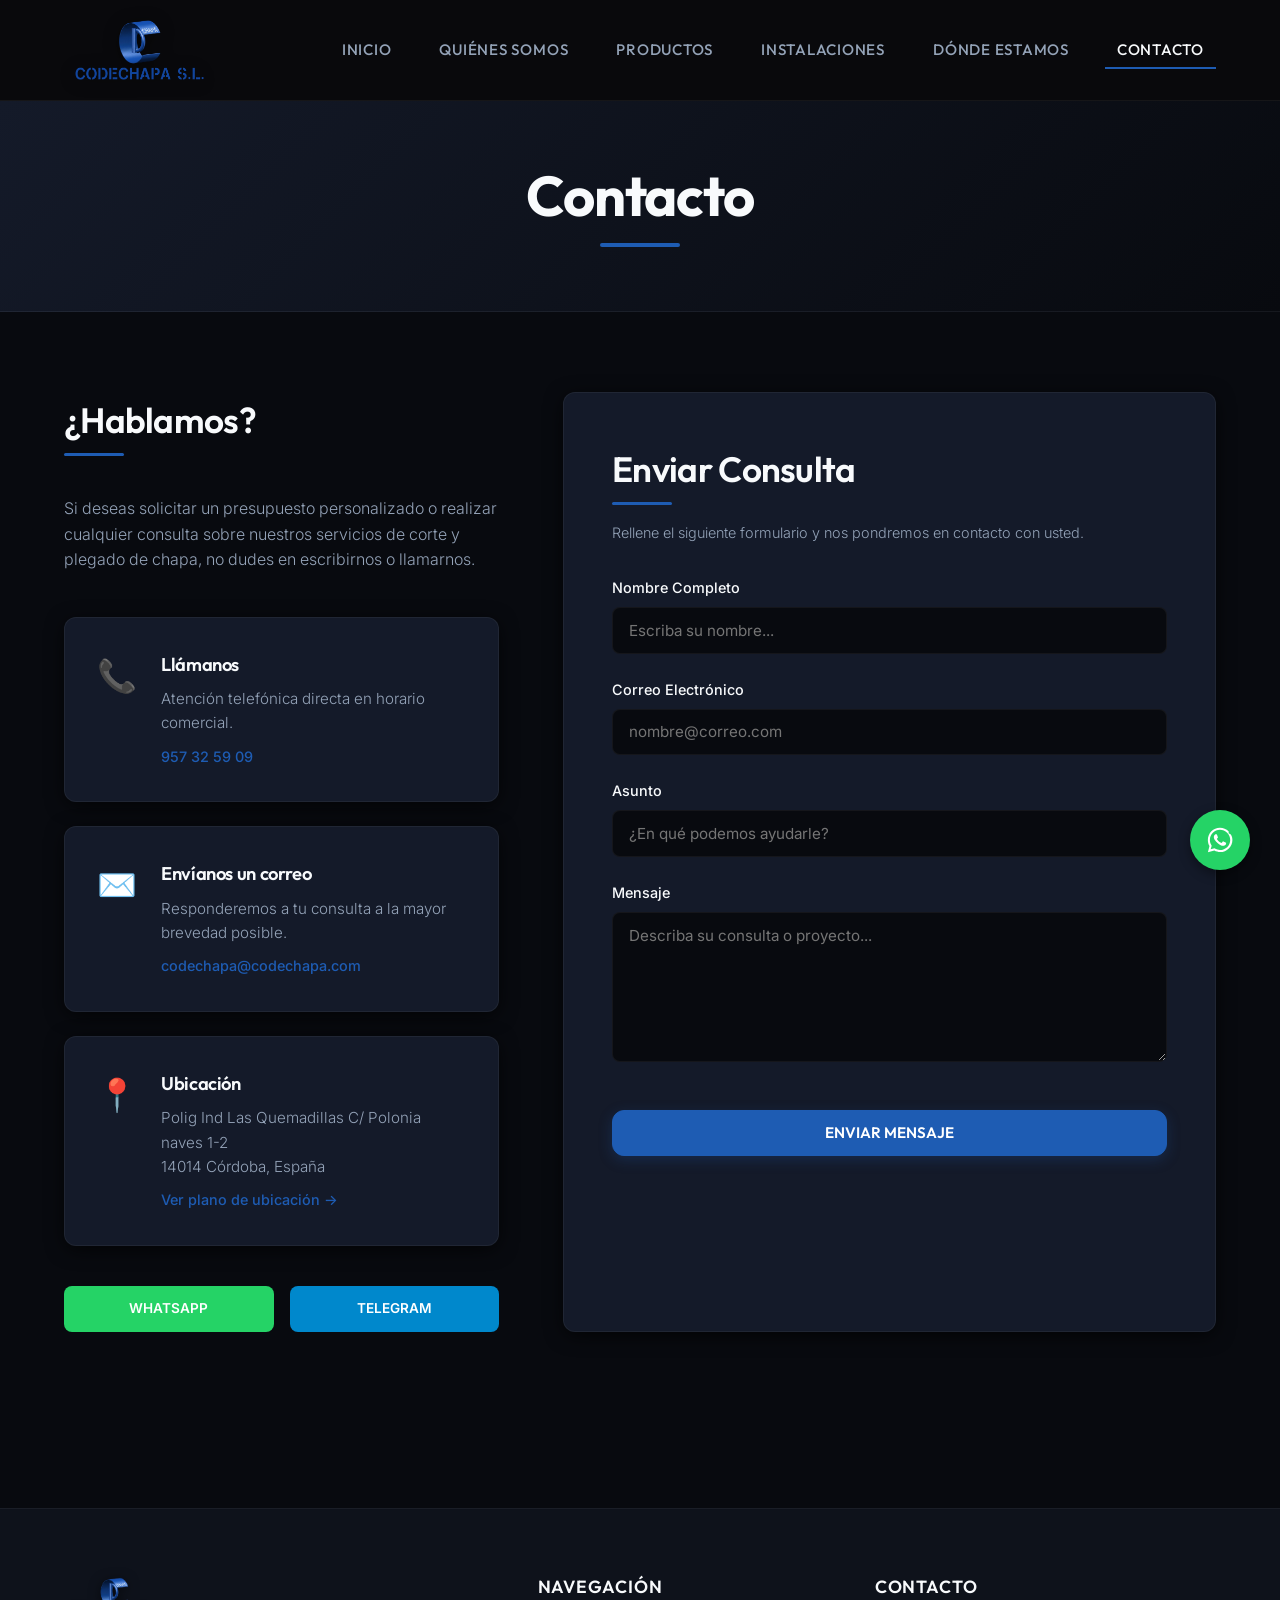
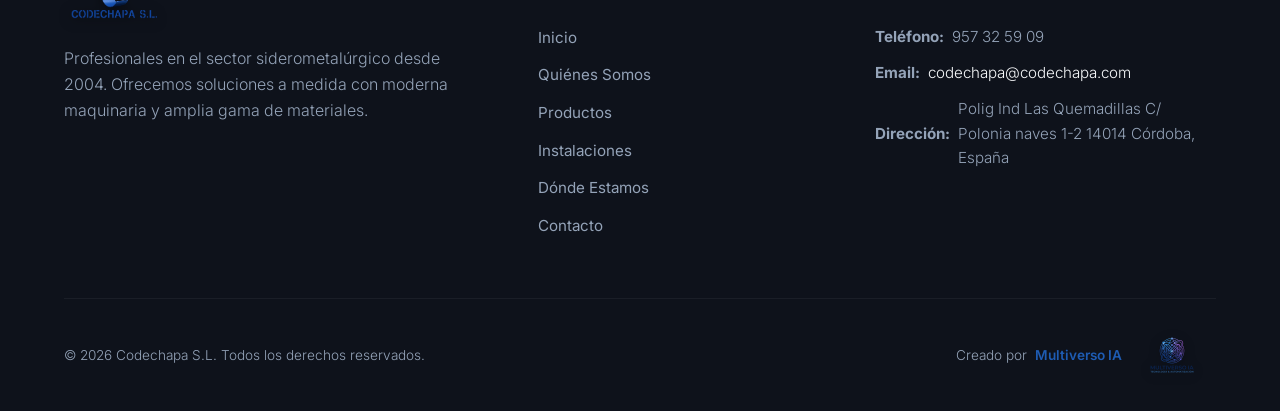
<file: Contacto.html>
<!DOCTYPE html>
<html lang="es">
<head>
    <meta charset="UTF-8">
    <meta name="viewport" content="width=device-width, initial-scale=1.0">
    <title>Contacto - Codechapa S.L.</title>
    <link rel="stylesheet" href="assets/s.css">
</head>
<body>

    <!-- Cabecera -->
    <header class="site-header">
        <div class="header-container">
            <a href="index.html" class="logo-link">
                <img class="logo-img-banner" src="images/logomejorado_transparent.png" alt="Codechapa S.L. Logo">
            </a>
            <button class="nav-toggle" aria-label="Toggle navigation">
                <span></span>
                <span></span>
                <span></span>
            </button>
            <ul class="nav-menu">
                <li><a href="index.html" class="nav-link">Inicio</a></li>
                <li><a href="quienes%20somos.html" class="nav-link">Quiénes Somos</a></li>
                <li><a href="Productos.html" class="nav-link">Productos</a></li>
                <li><a href="Instalaciones.html" class="nav-link">Instalaciones</a></li>
                <li><a href="Donde%20estamos.html" class="nav-link">Dónde Estamos</a></li>
                <li><a href="Contacto.html" class="nav-link active">Contacto</a></li>
            </ul>
        </div>
    </header>

    <!-- Banner de Página -->
    <section class="page-header">
        <div class="container">
            <h1>Contacto</h1>
        </div>
    </section>

    <!-- Formulario e información -->
    <section class="content-section">
        <div class="container contact-grid">
            
            <!-- Info Cards -->
            <div class="contact-info-cards">
                <h2>¿Hablamos?</h2>
                <p>Si deseas solicitar un presupuesto personalizado o realizar cualquier consulta sobre nuestros servicios de corte y plegado de chapa, no dudes en escribirnos o llamarnos.</p>
                
                <div class="contact-card">
                    <div class="contact-icon">📞</div>
                    <div class="contact-details">
                        <h3>Llámanos</h3>
                        <p>Atención telefónica directa en horario comercial.</p>
                        <a href="tel:+34957325909" class="contact-link">957 32 59 09</a>
                    </div>
                </div>

                <div class="contact-card">
                    <div class="contact-icon">✉️</div>
                    <div class="contact-details">
                        <h3>Envíanos un correo</h3>
                        <p>Responderemos a tu consulta a la mayor brevedad posible.</p>
                        <a href="mailto:codechapa@codechapa.com?subject=Correo%20desde%20la%20web%20Codechapa" class="contact-link">codechapa@codechapa.com</a>
                    </div>
                </div>

                <div class="contact-card">
                    <div class="contact-icon">📍</div>
                    <div class="contact-details">
                        <h3>Ubicación</h3>
                        <p>Polig Ind Las Quemadillas C/ Polonia naves 1-2<br>14014 Córdoba, España</p>
                        <a href="Donde%20estamos.html" class="contact-link">Ver plano de ubicación &rarr;</a>
                    </div>
                </div>

                <div class="social-buttons">
                    <a href="https://wa.me/34957325909" class="social-btn whatsapp-btn" target="_blank">
                        <span>WhatsApp</span>
                    </a>
                    <a href="https://t.me/codechapa" class="social-btn telegram-btn" target="_blank">
                        <span>Telegram</span>
                    </a>
                </div>
            </div>

            <!-- Form Wrapper -->
            <div class="contact-form-wrapper">
                <h2>Enviar Consulta</h2>
                <p style="font-size: 0.9rem; color: var(--text-secondary); margin-bottom: 2rem;">Rellene el siguiente formulario y nos pondremos en contacto con usted.</p>
                
                <form id="contactForm">
                    <!-- Anti-spam Honeypot -->
                    <input type="text" name="_honey" style="display:none">
                    
                    <!-- Subject customization -->
                    <input type="hidden" name="_subject" value="Nuevo mensaje desde la Web de Codechapa">
                    <div class="form-group">
                        <label for="name">Nombre Completo</label>
                        <input type="text" id="name" class="form-control" placeholder="Escriba su nombre..." required>
                    </div>
                    <div class="form-group">
                        <label for="email">Correo Electrónico</label>
                        <input type="email" id="email" class="form-control" placeholder="nombre@correo.com" required>
                    </div>
                    <div class="form-group">
                        <label for="subject">Asunto</label>
                        <input type="text" id="subject" class="form-control" placeholder="¿En qué podemos ayudarle?" required>
                    </div>
                    <div class="form-group">
                        <label for="message">Mensaje</label>
                        <textarea id="message" class="form-control" placeholder="Describa su consulta o proyecto..." required></textarea>
                    </div>
                    
                    <button type="submit" class="btn btn-primary" style="width: 100%; margin-top: 1rem;">Enviar Mensaje</button>
                    
                    <div id="formStatus" class="form-status"></div>
                </form>
            </div>
            
        </div>
    </section>

    <!-- Pie de página -->
    <footer class="site-footer">
        <div class="container">
            <div class="footer-grid">
                <div class="footer-col">
                    <img src="images/logomejorado_transparent.png" alt="Codechapa S.L." style="height: 50px; margin-bottom: 1rem; filter: drop-shadow(0 2px 6px rgba(0,0,0,0.5));">
                    <p>Profesionales en el sector siderometalúrgico desde 2004. Ofrecemos soluciones a medida con moderna maquinaria y amplia gama de materiales.</p>
                </div>
                <div class="footer-col">
                    <h4>Navegación</h4>
                    <ul class="footer-links">
                        <li><a href="index.html">Inicio</a></li>
                        <li><a href="quienes%20somos.html">Quiénes Somos</a></li>
                        <li><a href="Productos.html">Productos</a></li>
                        <li><a href="Instalaciones.html">Instalaciones</a></li>
                        <li><a href="Donde%20estamos.html">Dónde Estamos</a></li>
                        <li><a href="Contacto.html">Contacto</a></li>
                    </ul>
                </div>
                <div class="footer-col">
                    <h4>Contacto</h4>
                    <div class="footer-contact-info">
                        <p><strong>Teléfono:</strong> 957 32 59 09</p>
                        <p><strong>Email:</strong> <a href="mailto:codechapa@codechapa.com">codechapa@codechapa.com</a></p>
                        <p><strong>Dirección:</strong> Polig Ind Las Quemadillas C/ Polonia naves 1-2 14014 Córdoba, España</p>
                    </div>
                </div>
            </div>
            <div class="footer-bottom">
                <p>&copy; 2026 Codechapa S.L. Todos los derechos reservados.</p>
                                <p style="display: flex; align-items: center; gap: 0.5rem; justify-content: center; flex-wrap: wrap;">
                    Creado por 
                    <a href="https://www.multiversoia.com" target="_blank" rel="noopener noreferrer" style="color: var(--accent); font-weight: 600; display: inline-flex; align-items: center; gap: 0.35rem; text-decoration: none; transition: var(--transition);">
                        Multiverso IA
                        <img src="images/multiverso_logo.png" alt="Multiverso IA" style="height: 48px; width: auto; vertical-align: middle; filter: drop-shadow(0 2px 6px rgba(0,0,0,0.4));">
                    </a>
                </p>
            </div>
        </div>
    </footer>

    <!-- Scripts comunes -->
    <script>
        const navToggle = document.querySelector('.nav-toggle');
        const navMenu = document.querySelector('.nav-menu');
        if (navToggle && navMenu) {
            navToggle.addEventListener('click', () => {
                navToggle.classList.toggle('active');
                navMenu.classList.toggle('active');
            });
        }

        // Integración con FormSubmit vía AJAX
        const contactForm = document.getElementById('contactForm');
        const formStatus = document.getElementById('formStatus');

        if (contactForm && formStatus) {
            contactForm.addEventListener('submit', (e) => {
                e.preventDefault();
                
                // Efecto de carga
                const submitBtn = contactForm.querySelector('button[type="submit"]');
                const origText = submitBtn.textContent;
                submitBtn.textContent = 'Enviando...';
                submitBtn.disabled = true;
                formStatus.style.display = 'none';

                // Recopilar datos del formulario
                const formData = {
                    name: document.getElementById('name').value,
                    email: document.getElementById('email').value,
                    subject: document.getElementById('subject').value,
                    message: document.getElementById('message').value,
                    _subject: contactForm.querySelector('input[name="_subject"]').value,
                    _honey: contactForm.querySelector('input[name="_honey"]').value
                };

                fetch('https://formsubmit.co/ajax/codechapa@codechapa.com', {
                    method: 'POST',
                    headers: {
                        'Content-Type': 'application/json',
                        'Accept': 'application/json'
                    },
                    body: JSON.stringify(formData)
                })
                .then(response => response.json())
                .then(data => {
                    submitBtn.textContent = origText;
                    submitBtn.disabled = false;
                    
                    if (data.success === 'true' || data.success === true) {
                        formStatus.textContent = '¡Muchas gracias! Su consulta ha sido enviada con éxito. Nos pondremos en contacto a la mayor brevedad.';
                        formStatus.className = 'form-status success';
                        formStatus.style.display = 'block';
                        contactForm.reset();
                    } else {
                        formStatus.textContent = 'Hubo un problema al enviar su mensaje. Por favor, inténtelo de nuevo o escríbanos directamente por correo.';
                        formStatus.className = 'form-status error';
                        formStatus.style.display = 'block';
                    }
                })
                .catch(error => {
                    submitBtn.textContent = origText;
                    submitBtn.disabled = false;
                    formStatus.textContent = 'Error de conexión. Por favor, verifique su red o envíe un correo directamente a codechapa@codechapa.com.';
                    formStatus.className = 'form-status error';
                    formStatus.style.display = 'block';
                });
            });
        }
    </script>
    <!-- Botón Flotante de WhatsApp -->
    <a href="https://wa.me/34957325909" class="whatsapp-float" target="_blank" rel="noopener noreferrer" aria-label="Chat on WhatsApp">
        <svg xmlns="http://www.w3.org/2000/svg" viewBox="0 0 448 512" width="28" height="28" fill="currentColor">
            <path d="M380.9 97.1C339 55.1 283.2 32 223.9 32c-122.4 0-222 99.6-222 222 0 39.1 10.2 77.3 29.6 111L3 480l117.7-30.9c32.4 17.7 68.9 27 106.1 27h.1c122.3 0 224.1-99.6 224.1-222 0-59.3-25.2-115-67.1-117zm-157 341.6c-33.2 0-65.7-8.9-94-25.7l-6.7-4-69.8 18.3L72 359.2l-4.4-7c-18.5-29.4-28.2-63.3-28.2-98.2 0-101.7 82.8-184.5 184.6-184.5 49.3 0 95.6 19.2 130.4 54.1 34.8 34.9 56.2 81.2 56.1 130.5 0 101.8-84.9 184.6-186.6 184.6zm101.2-138.2c-5.5-2.8-32.8-16.2-37.9-18-5.1-1.9-8.8-2.8-12.5 2.8-3.7 5.6-14.3 18-17.6 21.8-3.2 3.7-6.5 4.2-12 1.4-32.6-16.3-54-29.1-75.5-66-5.7-9.8 5.7-9.1 16.3-30.3 1.8-3.7 .9-6.9-.5-9.7-1.4-2.8-12.5-30.1-17.1-41.2-4.5-10.8-9.1-9.3-12.5-9.5-3.2-.2-6.9-.2-10.6-.2-3.7 0-9.7 1.4-14.8 6.9-5.1 5.6-19.4 19-19.4 46.3 0 27.3 19.9 53.7 22.6 57.4 2.8 3.7 39.1 59.7 94.8 83.8 35.2 15.2 49 16.5 66.6 13.9 10.7-1.6 32.8-13.4 37.4-26.4 4.6-13 4.6-24.1 3.2-26.4-1.3-2.5-5-3.9-10.5-6.6z"/>
        </svg>
    </a>

</body>
</html>
</file>
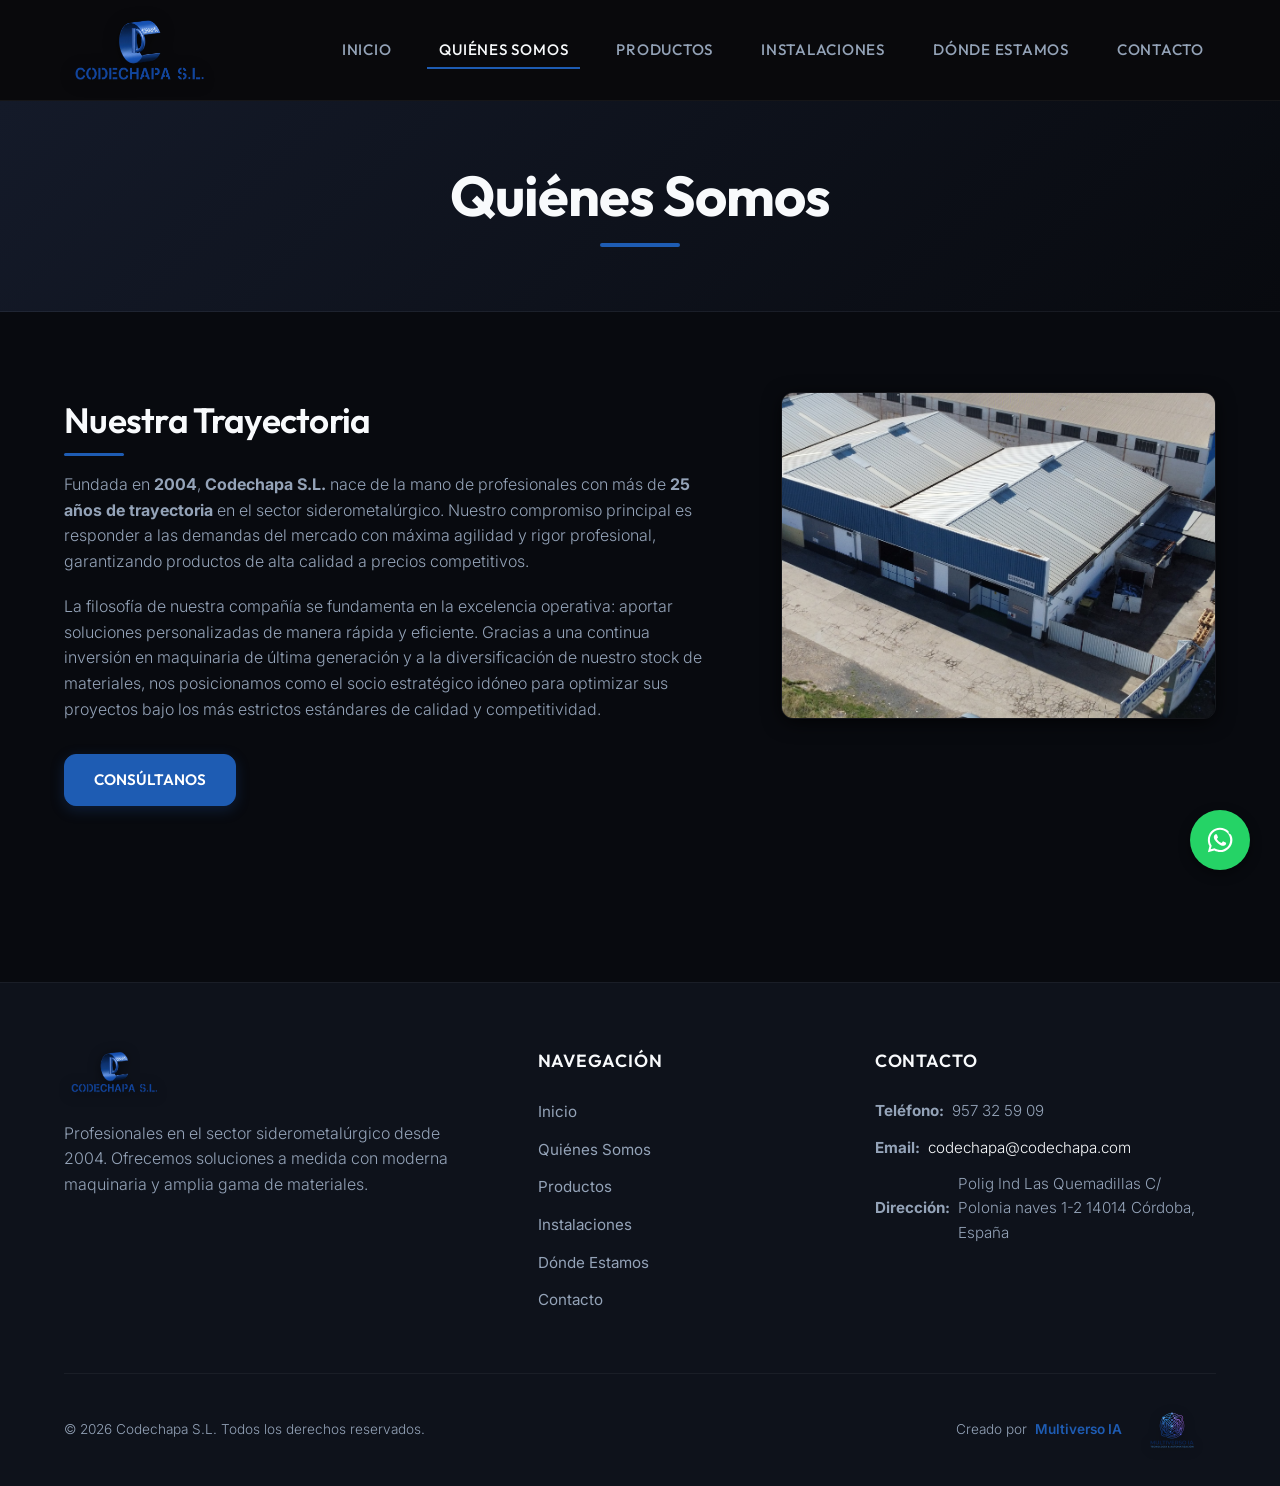
<file: quienes somos.html>
<!DOCTYPE html>
<html lang="es">
<head>
    <meta charset="UTF-8">
    <meta name="viewport" content="width=device-width, initial-scale=1.0">
    <title>Quiénes Somos - Codechapa S.L.</title>
    <link rel="stylesheet" href="assets/s.css">
</head>
<body>

    <!-- Cabecera -->
    <header class="site-header">
        <div class="header-container">
            <a href="index.html" class="logo-link">
                <img class="logo-img-banner" src="images/logomejorado_transparent.png" alt="Codechapa S.L. Logo">
            </a>
            <button class="nav-toggle" aria-label="Toggle navigation">
                <span></span>
                <span></span>
                <span></span>
            </button>
            <ul class="nav-menu">
                <li><a href="index.html" class="nav-link">Inicio</a></li>
                <li><a href="quienes%20somos.html" class="nav-link active">Quiénes Somos</a></li>
                <li><a href="Productos.html" class="nav-link">Productos</a></li>
                <li><a href="Instalaciones.html" class="nav-link">Instalaciones</a></li>
                <li><a href="Donde%20estamos.html" class="nav-link">Dónde Estamos</a></li>
                <li><a href="Contacto.html" class="nav-link">Contacto</a></li>
            </ul>
        </div>
    </header>

    <!-- Banner de Página -->
    <section class="page-header">
        <div class="container">
            <h1>Quiénes Somos</h1>
        </div>
    </section>

    <!-- Contenido -->
    <section class="content-section">
        <div class="container split-layout">
            <div class="content-text">
                <h2>Nuestra Trayectoria</h2>
                <p>Fundada en <strong>2004</strong>, <strong>Codechapa S.L.</strong> nace de la mano de profesionales con más de <strong>25 años de trayectoria</strong> en el sector siderometalúrgico. Nuestro compromiso principal es responder a las demandas del mercado con máxima agilidad y rigor profesional, garantizando productos de alta calidad a precios competitivos.</p>
                <p>La filosofía de nuestra compañía se fundamenta en la excelencia operativa: aportar soluciones personalizadas de manera rápida y eficiente. Gracias a una continua inversión en maquinaria de última generación y a la diversificación de nuestro stock de materiales, nos posicionamos como el socio estratégico idóneo para optimizar sus proyectos bajo los más estrictos estándares de calidad y competitividad.</p>
                <div style="margin-top: 2rem;">
                    <a href="Contacto.html" class="btn btn-primary">Consúltanos</a>
                </div>
            </div>
            <div class="content-image-wrapper">
                <img class="hero-image" src="images/DJI_0250.JPG" alt="Codechapa S.L. Vista Aérea" style="width:100%; border-radius: var(--border-radius); border: 1px solid var(--border-color); box-shadow: var(--shadow);">
            </div>
        </div>
    </section>

    <!-- Pie de página -->
    <footer class="site-footer">
        <div class="container">
            <div class="footer-grid">
                <div class="footer-col">
                    <img src="images/logomejorado_transparent.png" alt="Codechapa S.L." style="height: 50px; margin-bottom: 1rem; filter: drop-shadow(0 2px 6px rgba(0,0,0,0.5));">
                    <p>Profesionales en el sector siderometalúrgico desde 2004. Ofrecemos soluciones a medida con moderna maquinaria y amplia gama de materiales.</p>
                </div>
                <div class="footer-col">
                    <h4>Navegación</h4>
                    <ul class="footer-links">
                        <li><a href="index.html">Inicio</a></li>
                        <li><a href="quienes%20somos.html">Quiénes Somos</a></li>
                        <li><a href="Productos.html">Productos</a></li>
                        <li><a href="Instalaciones.html">Instalaciones</a></li>
                        <li><a href="Donde%20estamos.html">Dónde Estamos</a></li>
                        <li><a href="Contacto.html">Contacto</a></li>
                    </ul>
                </div>
                <div class="footer-col">
                    <h4>Contacto</h4>
                    <div class="footer-contact-info">
                        <p><strong>Teléfono:</strong> 957 32 59 09</p>
                        <p><strong>Email:</strong> <a href="mailto:codechapa@codechapa.com">codechapa@codechapa.com</a></p>
                        <p><strong>Dirección:</strong> Polig Ind Las Quemadillas C/ Polonia naves 1-2 14014 Córdoba, España</p>
                    </div>
                </div>
            </div>
            <div class="footer-bottom">
                <p>&copy; 2026 Codechapa S.L. Todos los derechos reservados.</p>
                                <p style="display: flex; align-items: center; gap: 0.5rem; justify-content: center; flex-wrap: wrap;">
                    Creado por 
                    <a href="https://www.multiversoia.com" target="_blank" rel="noopener noreferrer" style="color: var(--accent); font-weight: 600; display: inline-flex; align-items: center; gap: 0.35rem; text-decoration: none; transition: var(--transition);">
                        Multiverso IA
                        <img src="images/multiverso_logo.png" alt="Multiverso IA" style="height: 48px; width: auto; vertical-align: middle; filter: drop-shadow(0 2px 6px rgba(0,0,0,0.4));">
                    </a>
                </p>
            </div>
        </div>
    </footer>

    <script>
        const navToggle = document.querySelector('.nav-toggle');
        const navMenu = document.querySelector('.nav-menu');
        if (navToggle && navMenu) {
            navToggle.addEventListener('click', () => {
                navToggle.classList.toggle('active');
                navMenu.classList.toggle('active');
            });
        }
    </script>
    <!-- Botón Flotante de WhatsApp -->
    <a href="https://wa.me/34957325909" class="whatsapp-float" target="_blank" rel="noopener noreferrer" aria-label="Chat on WhatsApp">
        <svg xmlns="http://www.w3.org/2000/svg" viewBox="0 0 448 512" width="28" height="28" fill="currentColor">
            <path d="M380.9 97.1C339 55.1 283.2 32 223.9 32c-122.4 0-222 99.6-222 222 0 39.1 10.2 77.3 29.6 111L3 480l117.7-30.9c32.4 17.7 68.9 27 106.1 27h.1c122.3 0 224.1-99.6 224.1-222 0-59.3-25.2-115-67.1-117zm-157 341.6c-33.2 0-65.7-8.9-94-25.7l-6.7-4-69.8 18.3L72 359.2l-4.4-7c-18.5-29.4-28.2-63.3-28.2-98.2 0-101.7 82.8-184.5 184.6-184.5 49.3 0 95.6 19.2 130.4 54.1 34.8 34.9 56.2 81.2 56.1 130.5 0 101.8-84.9 184.6-186.6 184.6zm101.2-138.2c-5.5-2.8-32.8-16.2-37.9-18-5.1-1.9-8.8-2.8-12.5 2.8-3.7 5.6-14.3 18-17.6 21.8-3.2 3.7-6.5 4.2-12 1.4-32.6-16.3-54-29.1-75.5-66-5.7-9.8 5.7-9.1 16.3-30.3 1.8-3.7 .9-6.9-.5-9.7-1.4-2.8-12.5-30.1-17.1-41.2-4.5-10.8-9.1-9.3-12.5-9.5-3.2-.2-6.9-.2-10.6-.2-3.7 0-9.7 1.4-14.8 6.9-5.1 5.6-19.4 19-19.4 46.3 0 27.3 19.9 53.7 22.6 57.4 2.8 3.7 39.1 59.7 94.8 83.8 35.2 15.2 49 16.5 66.6 13.9 10.7-1.6 32.8-13.4 37.4-26.4 4.6-13 4.6-24.1 3.2-26.4-1.3-2.5-5-3.9-10.5-6.6z"/>
        </svg>
    </a>

</body>
</html>
</file>
<file: assets/s.css>
@import url('https://fonts.googleapis.com/css2?family=Inter:wght@300;400;500;600&family=Montserrat:wght@400;600;700&family=Outfit:wght@300;400;500;600;700&display=swap');

:root {
    --bg-primary: #080a0f; /* Darker Slate Black background */
    --bg-secondary: #0e121b; /* Dark Slate footer background */
    --bg-card: #141a29; /* Card background */
    --border-color: rgba(255, 255, 255, 0.05);
    --border-highlight: rgba(16, 64, 152, 0.25); /* matching logo royal blue */
    --text-primary: #f8fafc;
    --text-secondary: #94a3b8;
    --accent: #1e5cb3; /* Royal blue brand accent */
    --accent-hover: #3b82f6; /* Bright hover blue */
    --accent-glow: rgba(30, 92, 179, 0.25);
    --font-heading: 'Outfit', 'Montserrat', sans-serif;
    --font-body: 'Inter', sans-serif;
    --transition: all 0.3s cubic-bezier(0.4, 0, 0.2, 1);
    --shadow: 0 4px 20px -2px rgba(0, 0, 0, 0.8);
    --shadow-lg: 0 10px 30px -3px rgba(0, 0, 0, 0.95);
    --border-radius: 12px;
    --max-width: 1200px;
}

* {
    margin: 0;
    padding: 0;
    box-sizing: border-box;
}

body {
    background-color: var(--bg-primary);
    color: var(--text-primary);
    font-family: var(--font-body);
    line-height: 1.6;
    overflow-x: hidden;
    -webkit-font-smoothing: antialiased;
}

/* Typography styles matching old CSS classes but modernizing them */
h1, h2, h3, h4, .heading {
    font-family: var(--font-heading);
    font-weight: 600;
    color: var(--text-primary);
    letter-spacing: -0.02em;
}

h1 {
    font-size: clamp(2rem, 5vw, 3.5rem);
    line-height: 1.1;
    font-weight: 700;
}

h2 {
    font-size: clamp(1.5rem, 3vw, 2.2rem);
    margin-bottom: 1rem;
    position: relative;
    padding-bottom: 0.5rem;
}

h2::after {
    content: '';
    position: absolute;
    bottom: 0;
    left: 0;
    width: 60px;
    height: 3px;
    background-color: var(--accent);
    border-radius: 2px;
}

h3 {
    font-size: 1.25rem;
    margin-bottom: 0.75rem;
}

p, .normal {
    font-size: 1rem;
    color: var(--text-secondary);
    margin-bottom: 1.25rem;
    font-weight: 300;
}

.normalblack {
    color: #111115;
}

a {
    color: var(--text-primary);
    text-decoration: none;
    transition: var(--transition);
}

a:hover {
    color: var(--accent);
}

/* Page Layout Container */
.container {
    max-width: var(--max-width);
    margin: 0 auto;
    padding: 0 1.5rem;
}

/* Unified Navigation Header */
.site-header {
    background-color: rgba(10, 10, 12, 0.85);
    backdrop-filter: blur(12px);
    -webkit-backdrop-filter: blur(12px);
    border-bottom: 1px solid var(--border-color);
    position: sticky;
    top: 0;
    z-index: 1000;
}

.header-container {
    display: flex;
    justify-content: space-between;
    align-items: center;
    height: 100px;
    max-width: var(--max-width);
    margin: 0 auto;
    padding: 0 1.5rem;
    transition: var(--transition);
}

.logo-link {
    display: flex;
    align-items: center;
    gap: 0.75rem;
}

.logo-link {
    display: flex;
    align-items: center;
    max-width: 50%;
}

.logo-img-banner {
    height: 75px;
    width: auto;
    max-width: 100%;
    object-fit: contain;
    filter: drop-shadow(0 2px 8px rgba(0, 0, 0, 0.4));
    transition: var(--transition);
}

@media (max-width: 1200px) {
    .logo-img-banner {
        height: 60px;
    }
}

@media (max-width: 768px) {
    .logo-link {
        max-width: calc(100% - 60px);
    }
    .logo-img-banner {
        height: 50px;
    }
}

.nav-menu {
    display: flex;
    gap: 1.5rem;
    list-style: none;
}

.nav-link {
    font-family: var(--font-heading);
    font-size: 0.95rem;
    font-weight: 500;
    text-transform: uppercase;
    letter-spacing: 0.05em;
    color: var(--text-secondary);
    padding: 0.5rem 0.75rem;
    border-bottom: 2px solid transparent;
    transition: var(--transition);
}

.nav-link:hover, .nav-link.active {
    color: var(--text-primary);
    border-bottom-color: var(--accent);
}

/* Mobile Hamburguer Menu */
.nav-toggle {
    display: none;
    background: none;
    border: none;
    cursor: pointer;
    padding: 0.5rem;
}

.nav-toggle span {
    display: block;
    width: 25px;
    height: 2px;
    background-color: var(--text-primary);
    margin: 5px 0;
    transition: var(--transition);
}

/* Mobile Nav Active states */
.nav-toggle.active span:nth-child(1) {
    transform: rotate(45deg) translate(5px, 5px);
}
.nav-toggle.active span:nth-child(2) {
    opacity: 0;
}
.nav-toggle.active span:nth-child(3) {
    transform: rotate(-45deg) translate(6px, -6px);
}

/* Hero Section */
.hero {
    position: relative;
    padding: 6rem 0;
    background: radial-gradient(circle at 80% 20%, var(--bg-card) 0%, var(--bg-primary) 70%);
    border-bottom: 1px solid var(--border-color);
    overflow: hidden;
}

.hero-grid {
    display: grid;
    grid-template-columns: 1.2fr 0.8fr;
    gap: 4rem;
    align-items: center;
}

.hero-content {
    max-width: 650px;
}

.hero-subtitle {
    color: var(--accent);
    font-family: var(--font-heading);
    font-weight: 600;
    text-transform: uppercase;
    letter-spacing: 0.1em;
    margin-bottom: 1rem;
    display: inline-block;
}

.hero-description {
    font-size: 1.15rem;
    margin-bottom: 2rem;
}

.hero-buttons {
    display: flex;
    gap: 1rem;
    flex-wrap: wrap;
}

.btn {
    display: inline-flex;
    align-items: center;
    justify-content: center;
    padding: 0.8rem 1.8rem;
    font-family: var(--font-heading);
    font-size: 0.95rem;
    font-weight: 600;
    text-transform: uppercase;
    border-radius: var(--border-radius);
    transition: var(--transition);
    cursor: pointer;
}

.btn-primary {
    background-color: var(--accent);
    color: #fff;
    border: 1px solid var(--accent);
    box-shadow: 0 4px 14px var(--accent-glow);
}

.btn-primary:hover {
    background-color: var(--accent-hover);
    border-color: var(--accent-hover);
    transform: translateY(-2px);
    box-shadow: 0 6px 20px var(--accent-glow);
}

.btn-secondary {
    background-color: transparent;
    color: var(--text-primary);
    border: 1px solid var(--border-highlight);
}

.btn-secondary:hover {
    background-color: rgba(255, 255, 255, 0.05);
    border-color: var(--text-primary);
    transform: translateY(-2px);
}

.hero-image-wrapper {
    position: relative;
    display: flex;
    justify-content: center;
}

.hero-image {
    width: 100%;
    max-width: 450px;
    height: auto;
    border-radius: var(--border-radius);
    border: 1px solid var(--border-highlight);
    box-shadow: var(--shadow-lg);
    object-fit: cover;
}

/* Feature grid on index2.html */
.features-section {
    padding: 5rem 0;
}

.section-header {
    text-align: center;
    max-width: 600px;
    margin: 0 auto 3.5rem auto;
}

.section-header h2::after {
    left: 50%;
    transform: translateX(-50%);
}

.section-header p {
    margin-top: 1rem;
}

.features-grid {
    display: grid;
    grid-template-columns: repeat(auto-fit, minmax(280px, 1fr));
    gap: 2rem;
}

.feature-card {
    background-color: var(--bg-card);
    border: 1px solid var(--border-color);
    border-radius: var(--border-radius);
    padding: 2.5rem 2rem;
    transition: var(--transition);
    box-shadow: var(--shadow);
}

.feature-card:hover {
    transform: translateY(-5px);
    border-color: var(--accent);
    box-shadow: var(--shadow-lg);
}

.feature-icon {
    font-size: 2.5rem;
    color: var(--accent);
    margin-bottom: 1.5rem;
}

.feature-card h3 {
    margin-bottom: 1rem;
}

/* Catalog Downloads section */
.catalog-section {
    padding: 5rem 0;
    background-color: var(--bg-secondary);
    border-top: 1px solid var(--border-color);
    border-bottom: 1px solid var(--border-color);
}

.catalog-grid {
    display: grid;
    grid-template-columns: repeat(auto-fit, minmax(240px, 1fr));
    gap: 1.5rem;
}

.catalog-card {
    background-color: var(--bg-primary);
    border: 1px solid var(--border-color);
    border-radius: var(--border-radius);
    padding: 2rem;
    display: flex;
    flex-direction: column;
    align-items: center;
    text-align: center;
    transition: var(--transition);
}

.catalog-card:hover {
    border-color: var(--accent);
    box-shadow: var(--shadow);
}

.pdf-icon {
    width: 64px;
    height: 64px;
    background: rgba(30, 92, 179, 0.1);
    border: 1px solid rgba(30, 92, 179, 0.2);
    border-radius: 50%;
    display: flex;
    align-items: center;
    justify-content: center;
    color: var(--accent-hover);
    margin-bottom: 1.5rem;
    transition: var(--transition);
}

.catalog-card:hover .pdf-icon {
    background: var(--accent);
    color: #fff;
    border-color: var(--accent-hover);
    box-shadow: 0 0 15px var(--accent-glow);
    transform: scale(1.05);
}


.catalog-card h3 {
    font-size: 1.1rem;
    margin-bottom: 1.5rem;
    flex-grow: 1;
}

/* Page Banner/Hero Header for subpages */
.page-header {
    background: linear-gradient(135deg, var(--bg-card) 0%, var(--bg-primary) 100%);
    border-bottom: 1px solid var(--border-color);
    padding: 4rem 0;
    text-align: center;
}

.page-header h1::after {
    content: '';
    display: block;
    width: 80px;
    height: 4px;
    background-color: var(--accent);
    margin: 1rem auto 0 auto;
    border-radius: 2px;
}

/* Content block styles for subpages */
.content-section {
    padding: 5rem 0;
}

.split-layout {
    display: grid;
    grid-template-columns: 1.2fr 0.8fr;
    gap: 4rem;
    align-items: flex-start;
}

/* Product catalog page styles */
.products-section {
    padding: 5rem 0;
}

.products-grid {
    display: flex;
    flex-direction: column;
    gap: 4rem;
}

.product-row {
    display: grid;
    grid-template-columns: 1fr 1fr;
    gap: 3.5rem;
    align-items: center;
    background-color: var(--bg-card);
    border: 1px solid var(--border-color);
    border-radius: var(--border-radius);
    padding: 3rem;
    box-shadow: var(--shadow);
}

.product-row:nth-child(even) {
    direction: rtl;
}

.product-row:nth-child(even) .product-content {
    direction: ltr;
}

.product-row:nth-child(even) .product-gallery {
    direction: ltr;
}

.product-content h3 {
    font-size: 1.8rem;
    color: var(--text-primary);
    margin-bottom: 1rem;
    position: relative;
    padding-bottom: 0.5rem;
}

.product-content h3::after {
    content: '';
    position: absolute;
    bottom: 0;
    left: 0;
    width: 40px;
    height: 2px;
    background-color: var(--accent);
}

.product-content p {
    font-size: 1.05rem;
    margin-bottom: 2rem;
}

.product-gallery {
    display: grid;
    grid-template-columns: 1fr 1fr;
    gap: 1rem;
}

.product-gallery-item {
    position: relative;
    border-radius: 8px;
    overflow: hidden;
    border: 1px solid var(--border-color);
    box-shadow: var(--shadow);
    cursor: pointer;
    aspect-ratio: 4/3;
}

.product-gallery-item img {
    width: 100%;
    height: 100%;
    object-fit: cover;
    transition: var(--transition);
}

.product-gallery-item:hover img {
    transform: scale(1.08);
}

.gallery-overlay {
    position: absolute;
    inset: 0;
    background-color: rgba(0, 0, 0, 0.4);
    opacity: 0;
    display: flex;
    align-items: center;
    justify-content: center;
    transition: var(--transition);
}

.product-gallery-item:hover .gallery-overlay {
    opacity: 1;
}

.gallery-overlay span {
    background-color: rgba(0, 0, 0, 0.7);
    color: var(--text-primary);
    padding: 0.5rem 1rem;
    border-radius: 20px;
    font-size: 0.85rem;
    font-weight: 500;
    border: 1px solid rgba(255,255,255,0.2);
}

.product-gallery-item.span-2 {
    grid-column: span 2;
    aspect-ratio: 16/9;
}

/* Installations Page Gallery */
.gallery-grid {
    display: grid;
    grid-template-columns: repeat(auto-fit, minmax(320px, 1fr));
    gap: 1.5rem;
}

.gallery-card {
    background-color: var(--bg-card);
    border: 1px solid var(--border-color);
    border-radius: var(--border-radius);
    overflow: hidden;
    box-shadow: var(--shadow);
}

.gallery-card-img {
    width: 100%;
    height: 240px;
    object-fit: cover;
    border-bottom: 1px solid var(--border-color);
    cursor: pointer;
    transition: var(--transition);
}

.gallery-card-img:hover {
    opacity: 0.9;
}

.gallery-card-content {
    padding: 1.5rem;
}

.gallery-card-content h3 {
    font-size: 1.15rem;
    margin-bottom: 0.5rem;
}

.gallery-card-content p {
    font-size: 0.9rem;
    margin-bottom: 0;
}

/* Maps and contact details layout */
.map-container {
    width: 100%;
    height: 450px;
    border-radius: var(--border-radius);
    border: 1px solid var(--border-highlight);
    box-shadow: var(--shadow-lg);
    overflow: hidden;
    margin-bottom: 2rem;
}

.map-container iframe {
    width: 100%;
    height: 100%;
    border: 0;
}

.map-split {
    display: grid;
    grid-template-columns: 1.2fr 0.8fr;
    gap: 3rem;
    align-items: flex-start;
}

.static-map-wrapper {
    background-color: var(--bg-card);
    border: 1px solid var(--border-color);
    border-radius: var(--border-radius);
    padding: 1.5rem;
    box-shadow: var(--shadow);
    text-align: center;
}

.static-map-img {
    width: 100%;
    height: auto;
    border-radius: 8px;
    border: 1px solid var(--border-color);
    margin-top: 1rem;
}

/* Contact Cards and Forms */
.contact-grid {
    display: grid;
    grid-template-columns: 0.8fr 1.2fr;
    gap: 4rem;
}

.contact-info-cards {
    display: flex;
    flex-direction: column;
    gap: 1.5rem;
}

.contact-card {
    background-color: var(--bg-card);
    border: 1px solid var(--border-color);
    border-radius: var(--border-radius);
    padding: 2rem;
    display: flex;
    align-items: flex-start;
    gap: 1.5rem;
    box-shadow: var(--shadow);
    transition: var(--transition);
}

.contact-card:hover {
    border-color: var(--accent);
}

.contact-icon {
    font-size: 2rem;
    color: var(--accent);
    flex-shrink: 0;
}

.contact-details h3 {
    font-size: 1.15rem;
    margin-bottom: 0.5rem;
}

.contact-details p {
    margin-bottom: 0.5rem;
    font-size: 0.95rem;
}

.contact-link {
    display: inline-flex;
    align-items: center;
    color: var(--accent);
    font-weight: 500;
    font-size: 0.9rem;
    gap: 0.25rem;
}

.contact-link:hover {
    text-decoration: underline;
    color: var(--accent-hover);
}

.social-buttons {
    display: flex;
    gap: 1rem;
    margin-top: 1rem;
}

.social-btn {
    flex: 1;
    display: flex;
    align-items: center;
    justify-content: center;
    gap: 0.5rem;
    padding: 0.75rem 1rem;
    border-radius: 8px;
    font-weight: 600;
    font-size: 0.85rem;
    text-transform: uppercase;
    transition: var(--transition);
    color: #fff;
}

.whatsapp-btn {
    background-color: #25d366;
}
.whatsapp-btn:hover {
    background-color: #128c7e;
    transform: translateY(-2px);
}

.telegram-btn {
    background-color: #0088cc;
}
.telegram-btn:hover {
    background-color: #006699;
    transform: translateY(-2px);
}

/* Forms */
.contact-form-wrapper {
    background-color: var(--bg-card);
    border: 1px solid var(--border-color);
    border-radius: var(--border-radius);
    padding: 3rem;
    box-shadow: var(--shadow);
}

.form-group {
    margin-bottom: 1.5rem;
}

.form-group label {
    display: block;
    font-size: 0.9rem;
    color: var(--text-primary);
    margin-bottom: 0.5rem;
    font-weight: 500;
}

.form-control {
    width: 100%;
    background-color: var(--bg-primary);
    border: 1px solid var(--border-color);
    border-radius: 8px;
    padding: 0.8rem 1rem;
    color: var(--text-primary);
    font-family: var(--font-body);
    font-size: 0.95rem;
    transition: var(--transition);
}

.form-control:focus {
    outline: none;
    border-color: var(--accent);
    box-shadow: 0 0 0 3px var(--accent-glow);
}

textarea.form-control {
    min-height: 150px;
    resize: vertical;
}

.form-status {
    margin-top: 1rem;
    padding: 1rem;
    border-radius: 8px;
    font-size: 0.9rem;
    display: none;
}

.form-status.success {
    display: block;
    background-color: rgba(34, 197, 94, 0.1);
    border: 1px solid rgba(34, 197, 94, 0.3);
    color: #4ade80;
}

.form-status.error {
    display: block;
    background-color: rgba(239, 68, 68, 0.1);
    border: 1px solid rgba(239, 68, 68, 0.3);
    color: #f87171;
}

/* Lightbox Modal */
.lightbox-modal {
    position: fixed;
    inset: 0;
    background-color: rgba(0, 0, 0, 0.95);
    z-index: 2000;
    display: none;
    align-items: center;
    justify-content: center;
    padding: 2rem;
    opacity: 0;
    transition: opacity 0.3s ease;
}

.lightbox-modal.active {
    display: flex;
    opacity: 1;
}

.lightbox-content {
    position: relative;
    max-width: 90%;
    max-height: 85%;
}

.lightbox-img {
    max-width: 100%;
    max-height: 100%;
    object-fit: contain;
    border-radius: 4px;
    box-shadow: 0 0 40px rgba(0, 0, 0, 0.8);
    border: 1px solid rgba(255,255,255,0.1);
}

.lightbox-close {
    position: absolute;
    top: -40px;
    right: 0;
    background: none;
    border: none;
    color: var(--text-primary);
    font-size: 2rem;
    cursor: pointer;
    transition: var(--transition);
}

.lightbox-close:hover {
    color: var(--accent);
}

/* Site Footer */
.site-footer {
    background-color: var(--bg-secondary);
    border-top: 1px solid var(--border-color);
    padding: 4rem 0 2rem 0;
    margin-top: 6rem;
}

.footer-grid {
    display: grid;
    grid-template-columns: 1.2fr 0.8fr 1fr;
    gap: 4rem;
    margin-bottom: 3rem;
}

.footer-col h4 {
    font-family: var(--font-heading);
    font-size: 1.1rem;
    font-weight: 600;
    text-transform: uppercase;
    letter-spacing: 0.05em;
    margin-bottom: 1.5rem;
    color: var(--text-primary);
}

.footer-links {
    list-style: none;
}

.footer-links li {
    margin-bottom: 0.75rem;
}

.footer-links a {
    color: var(--text-secondary);
    font-size: 0.95rem;
}

.footer-links a:hover {
    color: var(--accent);
    padding-left: 4px;
}

.footer-contact-info p {
    font-size: 0.95rem;
    margin-bottom: 0.75rem;
    display: flex;
    align-items: center;
    gap: 0.5rem;
}

.footer-bottom {
    border-top: 1px solid var(--border-color);
    padding-top: 2rem;
    display: flex;
    justify-content: space-between;
    align-items: center;
    flex-wrap: wrap;
    gap: 1rem;
}

.footer-bottom p {
    font-size: 0.85rem;
    color: var(--text-secondary);
    margin-bottom: 0;
}

/* Splash Screen (index.html) Styles */
.splash-wrapper {
    height: 100vh;
    display: flex;
    align-items: center;
    justify-content: center;
    background: radial-gradient(circle at center, #181822 0%, #050507 100%);
    padding: 2rem;
}

.splash-card {
    background-color: rgba(24, 24, 34, 0.75);
    border: 1px solid var(--border-highlight);
    border-radius: 20px;
    padding: 3.5rem 2.5rem;
    text-align: center;
    max-width: 600px;
    backdrop-filter: blur(20px);
    -webkit-backdrop-filter: blur(20px);
    box-shadow: var(--shadow-lg);
    animation: fadeInScale 0.8s cubic-bezier(0.16, 1, 0.3, 1) forwards;
}

@keyframes fadeInScale {
    from {
        opacity: 0;
        transform: scale(0.95) translateY(10px);
    }
    to {
        opacity: 1;
        transform: scale(1) translateY(0);
    }
}

.splash-img-container {
    margin-bottom: 2rem;
    border-radius: var(--border-radius);
    overflow: hidden;
    border: 1px solid var(--border-color);
    box-shadow: var(--shadow);
}

.splash-img {
    max-width: 100%;
    height: auto;
    display: block;
}

.splash-card h1 {
    font-size: 2.2rem;
    margin-bottom: 0.75rem;
}

.splash-card p {
    font-size: 1.05rem;
    margin-bottom: 2rem;
}

/* Responsive Breakpoints */
@media (max-width: 992px) {
    .hero-grid, .split-layout, .map-split, .contact-grid {
        grid-template-columns: 1fr;
        gap: 3rem;
    }
    
    .hero-image-wrapper {
        order: -1;
    }
    
    .footer-grid {
        grid-template-columns: 1fr 1fr;
    }
}

@media (max-width: 768px) {
    .header-container {
        height: 75px;
    }
    
    .nav-toggle {
        display: block;
    }
    
    .nav-menu {
        position: fixed;
        top: 75px;
        left: 0;
        width: 100%;
        height: calc(100vh - 75px);
        background-color: var(--bg-primary);
        flex-direction: column;
        align-items: center;
        padding-top: 3rem;
        gap: 2rem;
        transform: translateX(-100%);
        transition: transform 0.4s cubic-bezier(0.16, 1, 0.3, 1);
        border-top: 1px solid var(--border-color);
    }
    
    .nav-menu.active {
        transform: translateX(0);
    }
    
    .nav-link {
        font-size: 1.2rem;
    }
    
    .footer-grid {
        grid-template-columns: 1fr;
        gap: 2rem;
    }
    
    .product-row {
        grid-template-columns: 1fr;
        padding: 2rem;
        gap: 2rem;
    }
    
    .product-row:nth-child(even) {
        direction: ltr;
    }
    
    .contact-form-wrapper {
        padding: 2rem 1.5rem;
    }
}


/* Boton Flotante de WhatsApp */
.whatsapp-float {
    position: fixed;
    bottom: 30px;
    right: 30px;
    background-color: #25d366;
    color: white;
    border-radius: 50%;
    width: 60px;
    height: 60px;
    display: flex;
    align-items: center;
    justify-content: center;
    box-shadow: 0 4px 12px rgba(0, 0, 0, 0.4);
    z-index: 9999;
    transition: all 0.3s ease;
    animation: pulseWhatsapp 2s infinite;
}

.whatsapp-float:hover {
    background-color: #128c7e;
    transform: scale(1.1);
    box-shadow: 0 6px 16px rgba(0, 0, 0, 0.5);
    color: white;
}

@keyframes pulseWhatsapp {
    0% {
        box-shadow: 0 0 0 0 rgba(37, 211, 102, 0.5);
    }
    70% {
        box-shadow: 0 0 0 15px rgba(37, 211, 102, 0);
    }
    100% {
        box-shadow: 0 0 0 0 rgba(37, 211, 102, 0);
    }
}

@media (max-width: 768px) {
    .whatsapp-float {
        bottom: 20px;
        right: 20px;
        width: 52px;
        height: 52px;
    }
    .whatsapp-float svg {
        width: 26px;
        height: 26px;
    }
}

/* Hero Background Video */
.hero-video-container {
    position: absolute;
    top: 1rem;
    bottom: 1rem;
    left: 50%;
    width: calc(100% - 3rem);
    max-width: var(--max-width);
    transform: translateX(-50%);
    border-radius: 20px;
    overflow: hidden;
    border: 1px solid var(--border-color);
    box-shadow: var(--shadow-lg);
    z-index: 1;
}

.hero-video-bg {
    position: absolute;
    top: 50%;
    left: 50%;
    width: 100%;
    height: 100%;
    z-index: 1;
    transform: translate(-50%, -50%) scale(1.12);
    object-fit: contain;
    pointer-events: none;
}

.hero-overlay {
    position: absolute;
    inset: 0;
    background: linear-gradient(90deg, rgba(8, 10, 15, 0.96) 0%, rgba(8, 10, 15, 0.85) 50%, rgba(8, 10, 15, 0.4) 100%);
    z-index: 2;
}

.hero-grid {
    position: relative;
    z-index: 3;
}

/* Services Info Section (Distribución y Asesoramiento) */
.services-info-section {
    padding: 5rem 0;
    background: radial-gradient(circle at 20% 80%, var(--bg-card) 0%, var(--bg-primary) 70%);
    border-top: 1px solid var(--border-color);
}

.services-info-grid {
    display: grid;
    grid-template-columns: 1fr 1fr;
    gap: 2.5rem;
}

@media (max-width: 992px) {
    .services-info-grid {
        grid-template-columns: 1fr;
        gap: 2rem;
    }
}

.services-info-section .info-card {
    background-color: var(--bg-card);
    border: 1px solid var(--border-color);
    border-radius: var(--border-radius);
    padding: 3rem;
    display: flex;
    flex-direction: column;
    gap: 1.5rem;
    box-shadow: var(--shadow);
    transition: var(--transition);
    position: relative;
    overflow: hidden;
}

.services-info-section .info-card::before {
    content: '';
    position: absolute;
    top: 0;
    left: 0;
    width: 100%;
    height: 3px;
    background: linear-gradient(90deg, var(--accent), var(--accent-hover));
    opacity: 0;
    transition: var(--transition);
}

.services-info-section .info-card:hover {
    transform: translateY(-5px);
    border-color: var(--border-highlight);
    box-shadow: var(--shadow-lg);
}

.services-info-section .info-card:hover::before {
    opacity: 1;
}

.info-card-header {
    display: flex;
    align-items: center;
    gap: 1.25rem;
}

.info-card-icon {
    display: flex;
    align-items: center;
    justify-content: center;
    width: 64px;
    height: 64px;
    background: rgba(30, 92, 179, 0.1);
    border: 1px solid rgba(30, 92, 179, 0.2);
    border-radius: 12px;
    color: var(--accent-hover);
    flex-shrink: 0;
    transition: var(--transition);
}

.services-info-section .info-card:hover .info-card-icon {
    background: var(--accent);
    color: #fff;
    box-shadow: 0 0 15px var(--accent-glow);
}

.info-card-header h3 {
    margin-bottom: 0;
    font-size: 1.5rem;
    font-weight: 600;
}

.info-card-body p {
    font-size: 1.05rem;
    line-height: 1.7;
    margin-bottom: 1.5rem;
}

.materials-list {
    list-style: none;
    display: grid;
    grid-template-columns: repeat(auto-fit, minmax(140px, 1fr));
    gap: 1rem;
    margin-top: 1rem;
    padding: 0;
}

.materials-list li {
    display: flex;
    align-items: center;
    gap: 0.75rem;
    font-family: var(--font-heading);
    font-weight: 500;
    font-size: 1rem;
    color: var(--text-primary);
    background: rgba(255, 255, 255, 0.02);
    border: 1px solid var(--border-color);
    padding: 0.75rem 1rem;
    border-radius: 8px;
    transition: var(--transition);
}

.services-info-section .info-card:hover .materials-list li {
    border-color: rgba(30, 92, 179, 0.15);
    background: rgba(30, 92, 179, 0.03);
}

.materials-list li .check-icon {
    color: var(--accent-hover);
    flex-shrink: 0;
}
</file>
